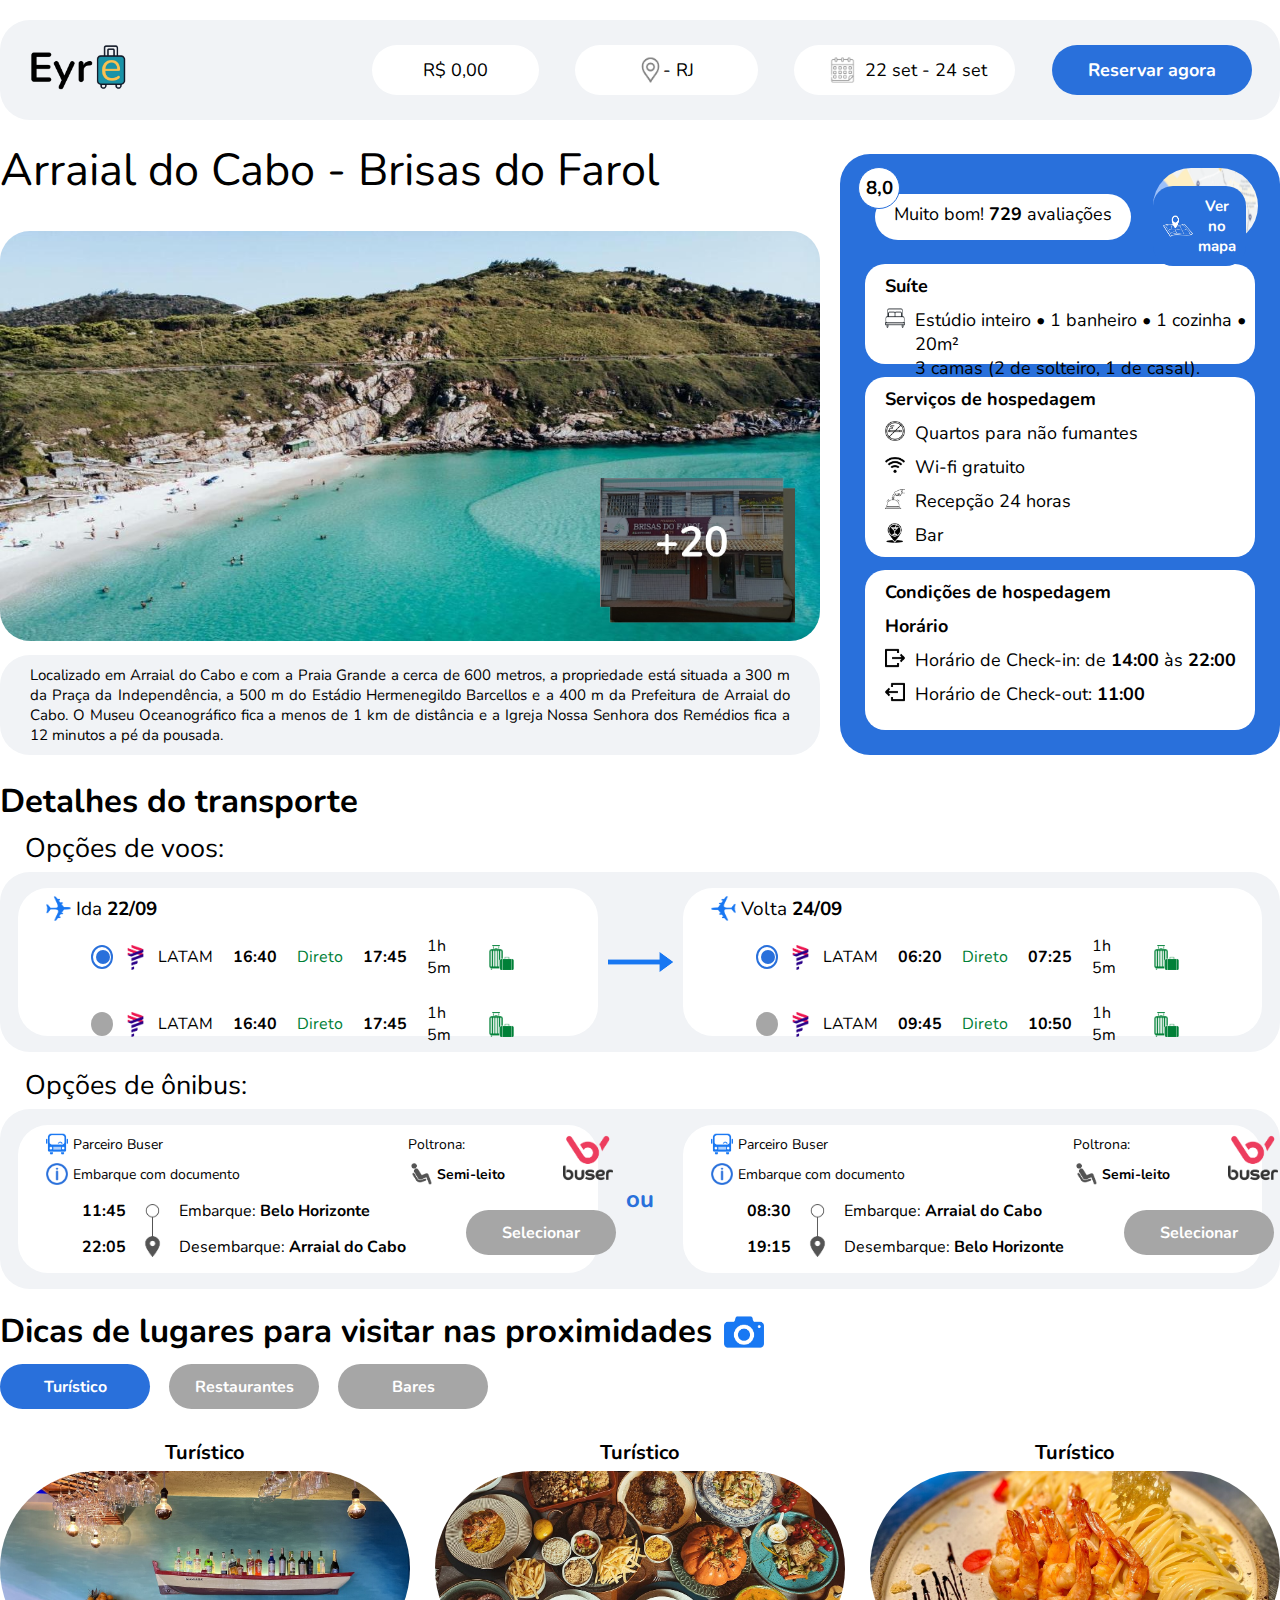
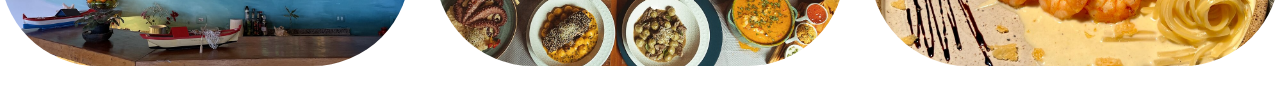
<file: pacote/index.html>
<!DOCTYPE html>
<html lang="pt-br">

<head>
    <meta charset="UTF-8">
    <meta http-equiv="X-UA-Compatible" content="IE=edge">
    <meta name="viewport" content="width=device-width, initial-scale=1.0">
    <link rel="icon" type="image/png" href="./imagens/icon.png">
    <link rel="preconnect" href="https://fonts.googleapis.com">
    <link rel="preconnect" href="https://fonts.gstatic.com" crossorigin>
    <link href="https://fonts.googleapis.com/css2?family=Nunito:wght@200;300;500&display=swap" rel="stylesheet">
    <script type="text/javascript" src="./script.js"></script>
    <link rel="stylesheet" type="text/css" href="style.css">
    <title>Eyre - Viagens acessíveis</title>
</head>

<body>
    <div class="topo">
        <div class="cabecalho">
            <a href="../index.html">
                <img src="./imagens/logoEyre2.png" class="logo">
            </a>
            <div class="botoesCabecalho">
                <button class="botaoBrancoValor" id="orcamento">R$ 0,00</button>
                <button class="botaoBrancoLocalizacao" id="Destino">- RJ</button>
                <button class="botaoBrancoData" id="IdaVolta">22 set - 24 set</button>
                <a href="../pagamento/index.html"><button class="botaoAzul">Reservar agora</button></a>
            </div>
        </div>
        <div class="blocos">
            <div class="esquerda">
                <p class="titulo" id="titulo">Arraial do Cabo - Brisas do Farol</p>
                <img src="./imagens/BrisasDoFarol.jpg" id="imagemPrincipal" class="imagem1">
                <div class="fundoDescricao">
                    <p class="descricao" id="descricao">Localizado em Arraial do Cabo e com a Praia Grande a cerca de
                        600 metros, a
                        propriedade está
                        situada
                        a 300 m da Praça da Independência, a 500 m do Estádio Hermenegildo Barcellos e a 400 m da
                        Prefeitura
                        de Arraial do Cabo. O Museu Oceanográfico fica a menos de 1 km de distância e a Igreja Nossa
                        Senhora
                        dos Remédios fica a 12 minutos a pé da pousada.</p>
                </div>
                <div class="fotosBrisas">
                    <img src="./imagens/fotosbrisas.png" class="imgBrisas" onclick="abrirModal()">
                </div>
                <div id="meuModal" class="modal">
                    <span class="fechar" onclick="fecharModal()">&times;</span>
                    <a class="anterior" onclick="retrocederImagem()">&#10094;</a>
                    <a class="proximo" onclick="avancarImagem()">&#10095;</a>
                    <div class="galeria">
                        <img src="./imagens/BrisasDoFarol.jpg" class="modal-conteudo">
                        <img src="./imagens/pousadaBrisasDoFarol.jpg" class="modal-conteudo">
                    </div>
                </div>
            </div>
            <div class="direita">
                <div class="elementos1">
                    <div class="divAvaliacoes">
                        <p class="avaliacoes">Muito bom! <strong id="avaliacoes">729</strong> avaliações</p>
                        <div class="classificacao">
                            <h3 id="classificacao">8,0</h3>
                        </div>
                    </div>
                    <div class="mapa-container">
                        <img src="./imagens/mapa.png" class="mapa">
                        <button class="botao-ver-mapa" onclick="abrirModalMapa()">
                            <div class="alinharImgTextoVerMapa">
                                <img src="./imagens/iconmaps.png" class="iconMaps" alt="Ícone Mapa">
                                Ver no mapa
                            </div>
                        </button>
                    </div>
                    <div id="mapModal" class="modalMapa">
                        <div class="modal-content">
                            <span class="close" onclick="fecharModalMapa()">&times;</span>
                            <div class="modal-header-mapa">
                                <img src="./imagens/iconLocalizacao.png" class="iconLocalizacaoMapa">
                                <h5 class="modal-title">Pousada Brisas do Farol</h5>
                            </div>
                            <iframe
                                src="https://www.google.com/maps/embed?pb=!1m18!1m12!1m3!1d3673.4956137863505!2d-42.02949918503327!3d-22.968795684980286!2m3!1f0!2f0!3f0!3m2!1i1024!2i768!4f13.1!3m3!1m2!1s0x9719c84836b0df%3A0x99c9f4200ad4c12b!2sBrisas%20do%20Farol%20-%20Arraial%20do%20Cabo%20-%20Aluguel%20Econ%C3%B4mico!5e0!3m2!1spt-BR!2sbr!4v1690346062175!5m2!1spt-BR!2sbr"
                                width="600" height="450" style="border:0;" allowfullscreen="" loading="lazy"
                                referrerpolicy="no-referrer-when-downgrade"></iframe>
                        </div>
                    </div>
                </div>
                <div class="elementos2">
                    <div class="fundoBrancoSuite">
                        <p class="titulos" id="tipoQuarto">Suíte</p>
                        <div class="divDescricaoSuite">
                            <img src="./imagens/cama.png" class="icons" alt="cama">
                            <p class="textoSuite" id="descricaoQuarto">Estúdio inteiro • 1 banheiro • 1 cozinha • 20m²
                                <br> 3 camas (2 de
                                solteiro, 1 de casal).
                            </p>
                        </div>
                    </div>
                    <div class="fundoBrancoServicos">
                        <p class="titulos">Serviços de hospedagem</p>
                        <div class="divDescricaoServicos">
                            <img src="./imagens/cigarro.png" class="icons" alt="cigarro">
                            <p class="texto" id="servico1">Quartos para não fumantes</p>
                        </div>
                        <div class="divDescricao">
                            <img src="./imagens/wi-fi.png" class="icons" alt="wi-fi">
                            <p class="texto" id="servico2">Wi-fi gratuito</p>
                        </div>
                        <div class="divDescricao">
                            <img src="./imagens/recepcao.png" class="icons" alt="recepcao">
                            <p class="texto" id="servico3">Recepção 24 horas</p>
                        </div>
                        <div class="divDescricao">
                            <img src="./imagens/bar.png" class="icons" alt="bar">
                            <p class="texto" id="servico4">Bar</p>
                        </div>
                    </div>
                    <div class="fundoBrancoHospedagem">
                        <p class="titulos">Condições de hospedagem</p>
                        <p class="subtitulo">Horário</p>
                        <div class="divDescricao">
                            <img src="./imagens/saida.png" class="icons" alt="cigarro">
                            <p class="texto">Horário de Check-in: de <strong id="primeiraCondicao">14:00</strong> às
                                <strong>22:00</strong>
                            </p>
                        </div>
                        <div class="divDescricao">
                            <img src="./imagens/chegada.png" class="icons" alt="cigarro">
                            <p class="texto">Horário de Check-out: <strong id="segundaCondicao">11:00</strong></p>
                        </div>
                    </div>
                </div>
            </div>
        </div>
        <div class="divDetalhesTransporte">
            <p class="tituloDetalhesTransporte">Detalhes do transporte</p>
        </div>
        <div class="divOpcoesVoos">
            <p class="tituloOpcoesVoos">Opções de voos:</p>
        </div>
        <div class="fundoCinzaOpcoesVoos">
            <div class="blocoBrancoEsquerdo">
                <div class="alinharImgTexto">
                    <img src="./imagens/aviaoIndo.png" class="imgAviao">
                    <p class="textoIda">Ida <strong>22/09</strong></p>
                </div>
                <div class="alinharCheckTextImg">
                    <div class="check-box checked" id="primeiraOpcaoIdaVoo" onclick="toggleCheck(this)"
                        data-side="left">
                        <div class="check-mark"></div>
                    </div>
                    <img src="./imagens/latam.png" class="imgLatam" id="imgCompanhiaAerea1">
                    <p class="infoVoo" id="companhiaAerea1">LATAM</p>
                    <p class="infoVoo"><strong id="horarioIda1">16:40</strong></p>
                    <p class="infoVooDireto" id="tipoVoo1">Direto</p>
                    <p class="infoVoo"><strong id="horarioVolta1">17:45</strong></p>
                    <p class="infoVoo" id="duracaoVoo1">1h 5m</p>
                    <img src="./imagens/mala.png" class="imgMala">
                </div>
                <div class="alinharCheckTextImg">
                    <div class="check-box" id="segundaOpcaoIdaVoo" onclick="toggleCheck(this)" data-side="left">
                        <div class="check-mark"></div>
                    </div>
                    <img src="./imagens/latam.png" class="imgLatam" id="imgCompanhiaAerea2">
                    <p class="infoVoo" id="companhiaAerea2">LATAM</p>
                    <p class="infoVoo"><strong id="horarioIda2">16:40</strong></p>
                    <p class="infoVooDireto" id="tipoVoo2">Direto</p>
                    <p class="infoVoo"><strong id="horarioVolta2">17:45</strong></p>
                    <p class="infoVoo" id="duracaoVoo2">1h 5m</p>
                    <img src="./imagens/mala.png" class="imgMala">
                </div>
            </div>
            <img src="./imagens/seta.png" class="imgSeta">
            <div class="blocoBrancoDireito">
                <div class="alinharImgTexto">
                    <img src="./imagens/aviaoVoltando.png" class="imgAviao">
                    <p class="textoIda">Volta <strong>24/09</strong></p>
                </div>
                <div class="alinharCheckTextImg">
                    <div class="check-box checked" id="primeiraOpcaoVoltaVoo" onclick="toggleCheck(this)"
                        data-side="right">
                        <div class="check-mark"></div>
                    </div>
                    <img src="./imagens/latam.png" class="imgLatam" id="imgCompanhiaAerea3">
                    <p class="infoVoo" id="companhiaAerea3">LATAM</p>
                    <p class="infoVoo"><strong id="horarioIda3">06:20</strong></p>
                    <p class="infoVooDireto" id="tipoVoo3">Direto</p>
                    <p class="infoVoo"><strong id="horarioVolta3">07:25</strong></p>
                    <p class="infoVoo" id="duracaoVoo3">1h 5m</p>
                    <img src="./imagens/mala.png" class="imgMala">
                </div>
                <div class="alinharCheckTextImg">
                    <div class="check-box" id="segundaOpcaoVoltaVoo" onclick="toggleCheck(this)" data-side="right">
                        <div class="check-mark"></div>
                    </div>
                    <img src="./imagens/latam.png" class="imgLatam" id="imgCompanhiaAerea4">
                    <p class="infoVoo" id="companhiaAerea4">LATAM</p>
                    <p class="infoVoo"><strong id="horarioIda4">09:45</strong></p>
                    <p class="infoVooDireto" id="tipoVoo4">Direto</p>
                    <p class="infoVoo"><strong id="horarioVolta4">10:50</strong></p>
                    <p class="infoVoo" id="duracaoVoo4">1h 5m</p>
                    <img src="./imagens/mala.png" class="imgMala">
                </div>
            </div>
        </div>
        <div class="divOpcoesOnibus">
            <p class="tituloOpcoesOnibus">Opções de ônibus:</p>
        </div>
        <div class="fundoCinzaOpcoesVoos">
            <div class="blocoBrancoEsquerdo">
                <div class="alinharDuasDivImgTextoOnibus">
                    <img src="./imagens/buser.png" class="imgBuser">
                    <div class="alinharImgTextoOnibus">
                        <img src="./imagens/onibus.png" class="imgOnibus">
                        <p class="textoBuser">Parceiro Buser</p>
                        <p class="textoPoltrona">Poltrona:</p>
                    </div>
                    <div class="alinharImgTextoOnibus">
                        <img src="./imagens/informacao.png" class="imgOnibus">
                        <p class="textoBuser">Embarque com documento</p>
                        <img src="./imagens/poltrona.png" class="imgPoltrona" id="primeirotipoPoltronaIcone">
                        <p class="textoLeito"><strong id="primeirotipoPoltrona">Semi-leito</strong></p>
                    </div>
                </div>
                <div class="divEmbarqueDesembarque">
                    <ul class="horaEmbarqueDesembarque">
                        <li><strong id="primeiroHorarioEmbarque">11:45</strong></li>
                        <li><strong id="primeiroHorarioDesembarque">22:05</strong></li>
                    </ul>
                    <img src="./imagens/destino.png" class="imgDestino">
                    <ul class="embarqueDestino">
                        <li>Embarque: <strong id="primeiroLocalEmbarque">Belo Horizonte</strong></li>
                        <li>Desembarque: <strong id="primeiroLocalDesembarque">Arraial do Cabo</strong></li>
                    </ul>
                    <div class="divBotaoSelecionar">
                        <button class="botaoSelecionar" id="PrimeiraOpcaoOnibusSelecionado"
                            onclick="toggleSelection(this)">Selecionar</button>
                    </div>
                </div>
            </div>
            <div class="divTextoOu">
                <p class="textoOu">ou</p>
            </div>
            <div class="blocoBrancoDireito">
                <div class="alinharDuasDivImgTextoOnibus">
                    <img src="./imagens/buser.png" class="imgBuser">
                    <div class="alinharImgTextoOnibus">
                        <img src="./imagens/onibus.png" class="imgOnibus">
                        <p class="textoBuser">Parceiro Buser</p>
                        <p class="textoPoltrona">Poltrona:</p>
                    </div>
                    <div class="alinharImgTextoOnibus">
                        <img src="./imagens/informacao.png" class="imgOnibus">
                        <p class="textoBuser">Embarque com documento</p>
                        <img src="./imagens/poltrona.png" class="imgPoltrona" id="segundotipoPoltronaIcone">
                        <p class="textoLeito"><strong id="segundotipoPoltrona">Semi-leito</strong></p>
                    </div>
                </div>
                <div class="divEmbarqueDesembarque">
                    <ul class="horaEmbarqueDesembarque">
                        <li><strong id="segundoHorarioEmbarque">08:30</strong></li>
                        <li><strong id="segundoHorarioDesembarque">19:15</strong></li>
                    </ul>
                    <img src="./imagens/destino.png" class="imgDestino">
                    <ul class="embarqueDestino">
                        <li>Embarque: <strong id="segundoLocalEmbarque">Arraial do Cabo</strong></li>
                        <li>Desembarque: <strong id="segundoLocalDesembarque">Belo Horizonte</strong></li>
                    </ul>
                    <div class="divBotaoSelecionar">
                        <button class="botaoSelecionar" id="SegundaOpcaoOnibusSelecionado"
                            onclick="toggleSelection(this)">Selecionar</button>
                    </div>
                </div>
            </div>
        </div>
        <div class="divDicasLugares">
            <p class="tituloDicasLugares">Dicas de lugares para visitar nas proximidades</p>
            <img src="./imagens/camera.png" class="imgCamera">
        </div>
        <div class="alinharBotaoCategoriaLugares">
            <div class="divCategoriaLugares">
                <button class="botaoCategoriaLugares" onclick="toggleSelectionCategoria('turistico')"
                    id="turistico">Turístico</button>
            </div>
            <div class="divCategoriaLugares">
                <button class="botaoCategoriaLugares" onclick="toggleSelectionCategoria('restaurantes')"
                    id="restaurantes">Restaurantes</button>
            </div>
            <div class="divCategoriaLugares">
                <button class="botaoCategoriaLugares" onclick="toggleSelectionCategoria('bares')"
                    id="bares">Bares</button>
            </div>
        </div>
        <div>
            <div id="turisticoContent" class="categoriaContent">
                <div class="restauranteContainer">
                    <p class="tituloMangaraRestaurante" id="tituloTuristico1">Turístico</p>
                    <img src="./imagens/mangaraRestaurante.jpg" class="imgMangaraRestaurante" id="imagemTuristico1">
                </div>
                <div class="restauranteContainer">
                    <p class="tituloMangaraRestaurante" id="tituloTuristico2">Turístico</p>
                    <img src="./imagens/casaDaPiedra.jpg" class="imgMangaraRestaurante" id="imagemTuristico2">
                </div>
                <div class="restauranteContainer">
                    <p class="tituloMangaraRestaurante" id="tituloTuristico3">Turístico</p>
                    <img src="./imagens/solNaCozinha.jpg" class="imgMangaraRestaurante" id="imagemTuristico3">
                </div>
            </div>
        </div>
        <div id="restaurantesContent" class="categoriaContent">
            <div class="restauranteContainer">
                <p class="tituloMangaraRestaurante" id="tituloRestaurante1">Mangará Restaurante</p>
                <img src="./imagens/mangaraRestaurante.jpg" class="imgMangaraRestaurante" id="imagemRestaurante1">
            </div>
            <div class="restauranteContainer">
                <p class="tituloMangaraRestaurante" id="tituloRestaurante2">Casa da Piedra</p>
                <img src="./imagens/casaDaPiedra.jpg" class="imgMangaraRestaurante" id="imagemRestaurante2">
            </div>
            <div class="restauranteContainer">
                <p class="tituloMangaraRestaurante" id="tituloRestaurante3">Sol na Cozinha</p>
                <img src="./imagens/solNaCozinha.jpg" class="imgMangaraRestaurante" id="imagemRestaurante3">
            </div>
        </div>
        <div id="baresContent" class="categoriaContent">
            <div class="restauranteContainer">
                <p class="tituloMangaraRestaurante" id="tituloBar1">Bares</p>
                <img src="./imagens/mangaraRestaurante.jpg" class="imgMangaraRestaurante" id="imagemBar1">
            </div>
            <div class="restauranteContainer">
                <p class="tituloMangaraRestaurante" id="tituloBar2">Bares</p>
                <img src="./imagens/casaDaPiedra.jpg" class="imgMangaraRestaurante" id="imagemBar2">
            </div>
            <div class="restauranteContainer">
                <p class="tituloMangaraRestaurante" id="tituloBar3">Bares</p>
                <img src="./imagens/solNaCozinha.jpg" class="imgMangaraRestaurante" id="imagemBar3">
            </div>
        </div>
        <div class="espaçamentoFimPagina">
        </div>
    </div>
    </div>
    </div>
    <script>
        let botaoSelecionarAtivo = false;

        function toggleSelectionCategoria(categoria) {
            console.log("Toggle function called with category:", categoria);

            if (!botaoSelecionarAtivo) {
                botaoSelecionarAtivo = true;

                const buttons = document.getElementsByClassName("botaoCategoriaLugares");
                for (const btn of buttons) {
                    btn.classList.remove("botaoAtivo");
                }

                const turisticoContent = document.getElementById("turisticoContent");
                turisticoContent.style.display = "flex";
            }

            const contents = document.getElementsByClassName("categoriaContent");
            for (const content of contents) {
                content.style.display = "none";
            }

            const contentToShow = document.getElementById(categoria + "Content");
            if (contentToShow) {
                contentToShow.style.display = "flex";
            }

            const buttons = document.getElementsByClassName("botaoCategoriaLugares");
            for (const btn of buttons) {
                btn.classList.remove("botaoAtivo");
            }
            const button = document.getElementById(categoria);
            button.classList.add("botaoAtivo");
        }

        document.addEventListener("DOMContentLoaded", function () {
            const turisticoButton = document.getElementById("turistico");
            turisticoButton.classList.add("botaoAtivo");
            toggleSelectionCategoria("turistico");
        });
    </script>
    <!-- fetch('http://localhost:8080/api/hospedagem/1/23-05-2023/true' -->
    <script>
        fetch('https://jsonplaceholder.typicode.com/posts', {
            method: 'GET',
            headers: {
                'Content-Type': 'application/json'
            }
        })
            .then(function (response) {
                if (response.ok) {
                    // A requisição deu certo
                    return response.json();
                } else {
                    // A requisição falhou
                    throw new Error('Erro na requisição: ' + response.status);
                }
            })
            .then(function (data) {

                // Resposta do servidor

                console.log('Resposta do servidor:', data);

                setTimeout(function () {

                    var data = {
                        "hospedagem": {
                            "id": 1,
                            "titulo": "nana professor",
                            "descricao": "",
                            "tipoQuarto": "SUITE",
                            "descricaoQuarto": "",
                            "voos": [
                                {
                                    "nome": "LATAM",
                                    "listDias": {
                                        "POSTERIOR": [
                                            {
                                                "listHorarios": [
                                                    {
                                                        "id": 7,
                                                        "horarioSaida": "14:00:00",
                                                        "horarioChegada": "15:50:00"
                                                    },
                                                    {
                                                        "id": 8,
                                                        "horarioSaida": "07:00:00",
                                                        "horarioChegada": "08:40:00"
                                                    },
                                                    {
                                                        "id": 9,
                                                        "horarioSaida": "07:40:00",
                                                        "horarioChegada": "09:40:00"
                                                    },
                                                    {
                                                        "id": 10,
                                                        "horarioSaida": "10:00:00",
                                                        "horarioChegada": "12:10:00"
                                                    }
                                                ],
                                                "tipoRota": "IDA"
                                            }
                                        ],
                                        "ANTERIOR": [],
                                        "EXATA": [
                                            {
                                                "listHorarios": [
                                                    {
                                                        "id": 1,
                                                        "horarioSaida": "07:00:00",
                                                        "horarioChegada": "08:40:00"
                                                    },
                                                    {
                                                        "id": 2,
                                                        "horarioSaida": "07:40:00",
                                                        "horarioChegada": "09:42:00"
                                                    },
                                                    {
                                                        "id": 3,
                                                        "horarioSaida": "10:00:00",
                                                        "horarioChegada": "12:10:00"
                                                    }
                                                ],
                                                "tipoRota": "IDA"
                                            },
                                            {
                                                "listHorarios": [
                                                    {
                                                        "id": 4,
                                                        "horarioSaida": "07:00:00",
                                                        "horarioChegada": "08:42:00"
                                                    },
                                                    {
                                                        "id": 5,
                                                        "horarioSaida": "07:40:00",
                                                        "horarioChegada": "09:43:00"
                                                    },
                                                    {
                                                        "id": 6,
                                                        "horarioSaida": "10:00:00",
                                                        "horarioChegada": "12:10:00"
                                                    }
                                                ],
                                                "tipoRota": "VOLTA"
                                            }
                                        ]
                                    },
                                    "escala": true,
                                    "imagemCompanhiaAerea": {
                                        "id": 1,
                                        "nome": "foto-1",
                                        "tipoMidia": "FOTO_PRINCIPAL",
                                        "dados": "caminho_da_imagem_em_base64"
                                    }
                                }
                            ],
                            "checkIn": "13:00:00",
                            "checkOut": "20:00:00",
                        }
                    }

                    // var data = {
                    //     titulo: "Arraial do Cabo - Brisas do Farol",
                    //     descricao:
                    //         "Localizado em Arraial do Cabo e com a Praia Grande a cerca de 600 metros, a propriedade está situada a 300 m da Praça da Independência, a 500 m do Estádio Hermenegildo Brcellos e a 400 m da Prefeitura de Arraial do Cabo. O Museu Oceanográfico fica a menos de 1 km de distância e a Igreja Nossa Senhora dos Remédios fica a 12 minutos a pé da pousada.",
                    //     imagens: [
                    //         "./imagens/BrisasDoFarol.jpg",
                    //         "./imagens/pousadaBrisasDoFarol.jpg",
                    //     ],
                    //     avaliacoes: "729",
                    //     classificacao: "8,0",
                    //     tipoQuarto: "Suíte",
                    //     descricaoQuarto: "Estúdio inteiro • 1 banheiro • 1 cozinha • 20m²ㅤ3 camas (2 de solteiro, 1 de casal)",
                    //     endereco: {},
                    //     listExtras: [
                    //         {
                    //             id: 1,
                    //             nome: "Quartos para não fumantes"
                    //         },
                    //         {
                    //             id: 2,
                    //             nome: "Wi-fi gratuito",
                    //         },
                    //         {
                    //             id: 3,
                    //             nome: "Recepção 24 horas"
                    //         },
                    //         {
                    //             id: 4,
                    //             nome: "Bar"
                    //         },
                    //     ],
                    //     checkIn: "12:00",
                    //     checkOut: "11:00",
                    //     voos: [
                    //         {
                    //             type: 0,
                    //             nome: "LATAM",
                    //             listTransporteDias: {
                    //                 0: [{
                    //                     tipoRota: "IDA",
                    //                     horarioEmbarque: "16:45",
                    //                     horarioDesembarque: "17:45",

                    //                 },
                    //                 {
                    //                     tipoRota: "IDA",
                    //                     horarioEmbarque: "16:45",
                    //                     horarioDesembarque: "17:45",

                    //                 }],
                    //             },
                    //             // localSaida: "São Paulo",
                    //             // localChegada: "Arraial do Cabo",
                    //             tipoVoo: "Direto",
                    //             duracaoVoo: "1h 5m",
                    //             imgCompanhiaAerea: "./imagens/latam.png"
                    //         },
                    //         {
                    //             type: 0,
                    //             nome: "ㅤGOL",
                    //             listTransporteDias: {
                    //                 0: [{
                    //                     tipoRota: "IDA",
                    //                     horarioEmbarque: "10:50",
                    //                     horarioDesembarque: "11:55",

                    //                 },
                    //                 {
                    //                     tipoRota: "IDA",
                    //                     horarioEmbarque: "12:00",
                    //                     horarioDesembarque: "13:05",

                    //                 }],
                    //             },
                    //             // localSaida: "São Paulo",
                    //             // localChegada: "Arraial do Cabo",
                    //             tipoVoo: "Direto",
                    //             duracaoVoo: "1h 5m",
                    //             imgCompanhiaAerea: "./imagens/gol.png"
                    //         },
                    //         {
                    //             type: 0,
                    //             nome: "LATAM",
                    //             listTransporteDias: {
                    //                 0: [{
                    //                     tipoRota: "VOLTA",
                    //                     horarioEmbarque: "16:45",
                    //                     horarioDesembarque: "17:50",

                    //                 },
                    //                 {
                    //                     tipoRota: "VOLTA",
                    //                     horarioEmbarque: "15:45",
                    //                     horarioDesembarque: "16:55",

                    //                 }],
                    //             },
                    //             // localSaida: "São Paulo",
                    //             // localChegada: "Arraial do Cabo",
                    //             tipoVoo: "Direto",
                    //             duracaoVoo: "1h 5m",
                    //             imgCompanhiaAerea: "./imagens/latam.png"
                    //         },
                    //         {
                    //             type: 0,
                    //             nome: "LATAM",
                    //             listTransporteDias: {
                    //                 0: [{
                    //                     tipoRota: "VOLTA",
                    //                     horarioEmbarque: "10:55",
                    //                     horarioDesembarque: "11:55",

                    //                 },
                    //                 {
                    //                     tipoRota: "VOLTA",
                    //                     horarioEmbarque: "12:00",
                    //                     horarioDesembarque: "13:05",

                    //                 }],
                    //             },
                    //             // localSaida: "São Paulo",
                    //             // localChegada: "Arraial do Cabo",
                    //             tipoVoo: "Direto",
                    //             duracaoVoo: "1h 5m",
                    //             imgCompanhiaAerea: "./imagens/latam.png"
                    //         },
                    //     ],

                    //     onibus: [
                    //         {
                    //             type: 1,
                    //             listTransporteDias: {
                    //                 0: [{
                    //                     tipoRota: "IDA",
                    //                     horarioEmbarque: "10:15",
                    //                     horarioDesembarque: "20:45",
                    //                 }]
                    //             },
                    //             localSaida: "Belo Horizonte",
                    //             localChegada: "Arraial do Cabo",
                    //             tipoPoltrona: "Semi-Leito",
                    //             imagemPoltrona: "./imagens/poltrona.png",
                    //         },
                    //         {
                    //             type: 1,
                    //             listTransporteDias: {
                    //                 0: [{
                    //                     tipoRota: "VOLTA",
                    //                     horarioEmbarque: "20:45",
                    //                     horarioDesembarque: "10:15",
                    //                 }]
                    //             },
                    //             localSaida: "Arraial do Cabo",
                    //             localChegada: "Belo Horizonte",
                    //             tipoPoltrona: "Leito",
                    //             imagemPoltrona: "./imagens/poltrona2.png",
                    //         },
                    //     ],
                    //     listProximidades: {
                    //         Turistico: [
                    //             {
                    //                 id: 2,
                    //                 nome: "Mangará Restaurante",
                    //                 imagem: {
                    //                     id: 1,
                    //                     nome: "Mangará Restaurante",
                    //                     dados: "./imagens/mangaraRestaurante.jpg"
                    //                 }
                    //             },
                    //             {
                    //                 id: 2,
                    //                 nome: "Casa da Piedra",
                    //                 imagem: {
                    //                     id: 2,
                    //                     nome: "Casa da Piedra",
                    //                     dados: "./imagens/casaDaPiedra.jpg"
                    //                 }
                    //             },
                    //             {
                    //                 id: 2,
                    //                 nome: "Sol na Cozinha",
                    //                 imagem: {
                    //                     id: 2,
                    //                     nome: "Sol na Cozinha",
                    //                     dados: "./imagens/solNaCozinha.jpg"
                    //                 }
                    //             },
                    //             // .....
                    //         ],
                    //         Restaurante: [
                    //             {
                    //                 id: 2,
                    //                 nome: "Manga Restaurante",
                    //                 imagem: {
                    //                     id: 1,
                    //                     nome: "Mangará Restaurante",
                    //                     dados: "./imagens/mangaraRestaurante.jpg"
                    //                 }
                    //             },
                    //             {
                    //                 id: 2,
                    //                 nome: "Casa da PEDRA",
                    //                 imagem: {
                    //                     id: 2,
                    //                     nome: "Mangará Restaurante",
                    //                     dados: "./imagens/casaDaPiedra.jpg"
                    //                 }
                    //             },
                    //             {
                    //                 id: 2,
                    //                 nome: "Sol na Cozinha",
                    //                 imagem: {
                    //                     id: 2,
                    //                     nome: "Sol na Cozinha",
                    //                     dados: "./imagens/solNaCozinha.jpg"
                    //                 }
                    //             },
                    //             // .....
                    //         ],
                    //         Bar: [
                    //             {
                    //                 id: 2,
                    //                 nome: "Mangará Restaurante",
                    //                 imagem: {
                    //                     id: 1,
                    //                     nome: "Mangará Restaurante",
                    //                     dados: "./imagens/mangaraRestaurante.jpg"
                    //                 }
                    //             },
                    //             {
                    //                 id: 2,
                    //                 nome: "Casa da Piedra",
                    //                 imagem: {
                    //                     id: 2,
                    //                     nome: "Casa da Piedra",
                    //                     dados: "./imagens/casaDaPiedra.jpg"
                    //                 }
                    //             },
                    //             {
                    //                 id: 2,
                    //                 nome: "Sol na Cozinha",
                    //                 imagem: {
                    //                     id: 2,
                    //                     nome: "Sol na Cozinha",
                    //                     dados: "./imagens/solNaCozinha.jpg"
                    //                 }
                    //             },
                    //             // .....
                    //         ],
                    //         Boate: [
                    //             {
                    //                 id: 2,
                    //                 nome: "Mangará Restaurante",
                    //                 imagem: {
                    //                     id: 1,
                    //                     nome: "Mangará Restaurante",
                    //                     dados: "./imagens/mangaraRestaurante.jpg"
                    //                 }
                    //             },
                    //             {
                    //                 id: 2,
                    //                 nome: "Casa da Piedra",
                    //                 imagem: {
                    //                     id: 2,
                    //                     nome: "Casa da Piedra",
                    //                     dados: "./imagens/casaDaPiedra.jpg"
                    //                 }
                    //             },
                    //             {
                    //                 id: 2,
                    //                 nome: "Sol na Cozinha",
                    //                 imagem: {
                    //                     id: 2,
                    //                     nome: "Sol na Cozinha",
                    //                     dados: "./imagens/solNaCozinha.jpg"
                    //                 }
                    //             },
                    //             // .....
                    //         ],
                    //     },
                    // };
                    hos = data.hospedagem;
                    document.getElementById("titulo").textContent = hos.titulo;
                    document.getElementById("descricao").textContent = hos.descricao;
                    document.getElementById("avaliacoes").textContent = data.avaliacoes;
                    document.getElementById("classificacao").textContent = data.classificacao;
                    document.getElementById("tipoQuarto").textContent = hos.tipoQuarto;
                    document.getElementById("descricaoQuarto").textContent = hos.descricaoQuarto;
                    // document.getElementById("imagemPrincipal").src = "data:image/png;base64," + hos.listImagens[0].dados;

                    console.log("blabla")

                    // for (let i = 0; i < hos.listExtras.length; i++) {
                    //     document.getElementById(`servico${i + 1}`).textContent = hos.listExtras[i].nome;
                    // }
                    console.log("blabla")

                    document.getElementById("primeiraCondicao").textContent = hos.checkIn;
                    document.getElementById("segundaCondicao").textContent = hos.checkOut;

                    function calcularDuracaoHorasMinutos(horarioSaida, horarioChegada) {
                        const tempoSaida = new Date(`2000-01-01T${horarioSaida}`);
                        const tempoChegada = new Date(`2000-01-01T${horarioChegada}`);
                        const diferenca = Math.abs(tempoChegada - tempoSaida);

                        const horas = Math.floor(diferenca / 3600000); // 1 hora = 3600000 ms
                        const minutos = Math.floor((diferenca % 3600000) / 60000); // 1 minuto = 60000 ms

                        return `${horas}h ${minutos}m`;
                    }

                    // Encontre os voos de ida e volta
                    const voosIda = hos.voos[0].listDias.EXATA.find(voos => voos.tipoRota === "IDA").listHorarios;
                    const voosVolta = hos.voos[0].listDias.EXATA.find(voos => voos.tipoRota === "VOLTA").listHorarios;

                    // Preencha informações dos voos de ida nos elementos HTML
                    for (let i = 0; i < voosIda.length && i < 2; i++) {
                        const indexIda = i + 1;

                        // Formatar o horário de saída e chegada para exibir apenas HH:mm
                        const horarioSaidaIda = voosIda[i].horarioSaida.substring(0, 5);
                        const horarioChegadaIda = voosIda[i].horarioChegada.substring(0, 5);

                        // Atualize informações de ida
                        document.getElementById(`companhiaAerea${indexIda}`).textContent = hos.voos[0].nome;
                        document.getElementById(`horarioIda${indexIda}`).textContent = voosIda[i].horarioSaida;
                        document.getElementById(`horarioVolta${indexIda}`).textContent = voosIda[i].horarioChegada;

                        // Calcular a duração do voo de ida e preencher
                        const duracaoVooElementIda = document.getElementById(`duracaoVoo${indexIda}`);
                        if (duracaoVooElementIda) {
                            const duracaoVooIda = calcularDuracaoHorasMinutos(voosIda[i].horarioSaida, voosIda[i].horarioChegada);
                            duracaoVooElementIda.textContent = duracaoVooIda;
                        }

                        // ... (resto do código)
                    }

                    // Após preencher os horários de ida, agora preencha os horários de volta
                    for (let i = 0; i < voosVolta.length && i < 2; i++) {
                        const indexVolta = i + 3;

                        // Formatar o horário de saída e chegada para exibir apenas HH:mm
                        const horarioSaidaVolta = voosVolta[i].horarioSaida.substring(0, 5);
                        const horarioChegadaVolta = voosVolta[i].horarioChegada.substring(0, 5);

                        // Atualize informações de volta
                        document.getElementById(`companhiaAerea${indexVolta}`).textContent = hos.voos[0].nome;
                        document.getElementById(`horarioIda${indexVolta}`).textContent = voosVolta[i].horarioSaida;
                        document.getElementById(`horarioVolta${indexVolta}`).textContent = voosVolta[i].horarioChegada;

                        const duracaoVooElementVolta = document.getElementById(`duracaoVoo${indexVolta}`);
                        if (duracaoVooElementVolta) {
                            const duracaoVooVolta = calcularDuracaoHorasMinutos(voosVolta[i].horarioSaida, voosVolta[i].horarioChegada);
                            duracaoVooElementVolta.textContent = duracaoVooVolta;
                        }

                        // ... (resto do código)
                    }



                    // for (let i = 0; i < hos.voos.length; i++) {
                    //     const voo = hos.voos[i];
                    //     const horarioEmbarque = voo.listDias["EXATA"].horarioEmbarque;
                    //     const horarioDesembarque = voo.listTransporteDias[0][0].horarioDesembarque;
                    //     const duracaoVoo = voo.duracaoVoo;

                    //     // Preencha as informações do voo utilizando os IDs corretos no HTML
                    //     document.getElementById(`companhiaAerea${i + 1}`).textContent = voo.nome;
                    //     document.getElementById(`horarioIda${i + 1}`).textContent = horarioEmbarque;
                    //     document.getElementById(`tipoVoo${i + 1}`).textContent = voo.tipoVoo;
                    //     document.getElementById(`horarioVolta${i + 1}`).textContent = horarioDesembarque;
                    //     document.getElementById(`duracaoVoo${i + 1}`).textContent = duracaoVoo;
                    //     document.getElementById(`imgCompanhiaAerea${i + 1}`).src = voo.imgCompanhiaAerea;
                    // }

                    // Preencher detalhes dos ônibus de ida
                    for (let i = 0; i < data.onibus.length; i++) {
                        const onibus = data.onibus[i];

                        if (onibus.listTransporteDias[0][0].tipoRota === "IDA") {
                            document.getElementById(`primeiroHorarioEmbarque`).textContent = onibus.listTransporteDias[0][0].horarioEmbarque;
                            document.getElementById(`primeiroHorarioDesembarque`).textContent = onibus.listTransporteDias[0][0].horarioDesembarque;
                            document.getElementById(`primeiroLocalEmbarque`).textContent = onibus.localSaida;
                            document.getElementById(`primeiroLocalDesembarque`).textContent = onibus.localChegada;
                            document.getElementById(`primeirotipoPoltrona`).textContent = onibus.tipoPoltrona;
                            document.getElementById(`primeirotipoPoltronaIcone`).src = onibus.imagemPoltrona;
                        }
                    }

                    // Preencher detalhes dos ônibus de volta
                    for (let i = 0; i < data.onibus.length; i++) {
                        const onibus = data.onibus[i];

                        if (onibus.listTransporteDias[0][0].tipoRota === "VOLTA") {
                            document.getElementById(`segundoHorarioEmbarque`).textContent = onibus.listTransporteDias[0][0].horarioEmbarque;
                            document.getElementById(`segundoHorarioDesembarque`).textContent = onibus.listTransporteDias[0][0].horarioDesembarque;
                            document.getElementById(`segundoLocalEmbarque`).textContent = onibus.localSaida;
                            document.getElementById(`segundoLocalDesembarque`).textContent = onibus.localChegada;
                            document.getElementById(`segundotipoPoltrona`).textContent = onibus.tipoPoltrona;
                            document.getElementById(`segundotipoPoltronaIcone`).src = onibus.imagemPoltrona;
                        }
                    }


                    const categorias = ["Turísticos", "Restaurantes", "Bares", "Boates"];
                    console.log(categorias);
                    categorias.forEach(function (categoria) {
                        console.log("categorias");
                        const categoriaData = data.listProximidades[categoria];
                        console.log(categoriaData);
                        const categoriaContent = document.getElementById(`${categoria.toLowerCase()}Content`);

                        if (categoriaContent) {
                            categoriaData.forEach(function (lugar, index) {
                                const lugarContainer = categoriaContent.querySelector(`#titulo${categoria}${index + 1}`);
                                const lugarImagem = categoriaContent.querySelector(`#imagem${categoria}${index + 1}`);

                                if (lugarContainer && lugarImagem) {
                                    lugarContainer.textContent = lugar.nome;
                                    lugarImagem.src = lugar.imagem.dados;
                                }
                            });
                        }
                    });


                });
            })
            .catch(function (error) {
                // Tratar erros ocorridos durante a requisição
                console.error('Erro:', error);
            });
    </script>
    <script src="./script.js"></script>
</body>

</html>
</file>
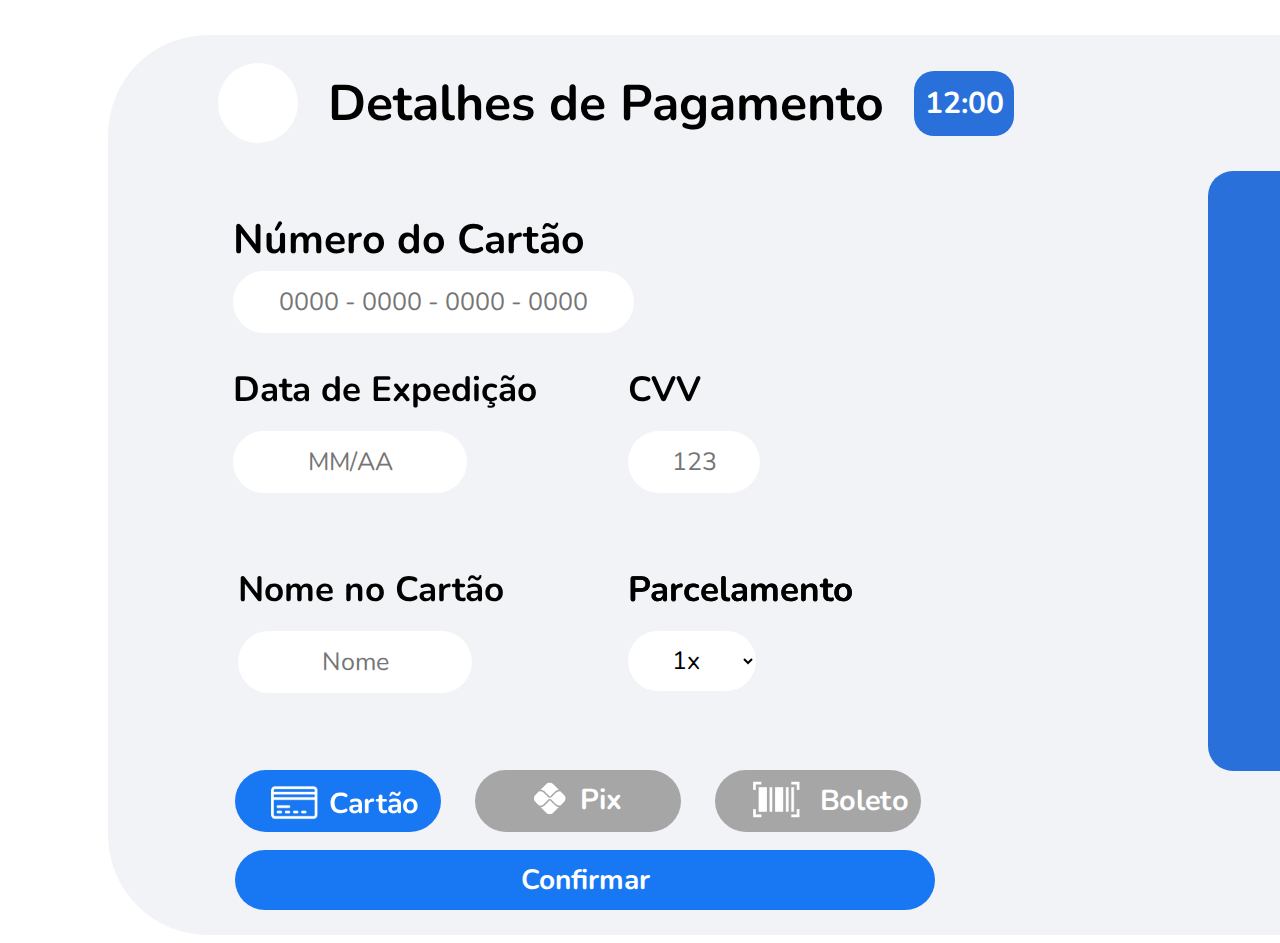
<file: pagamento/index.html>
<!DOCTYPE html>
<html lang="pt-br">

<head>

    <meta charset="UTF-8">
    <meta http-equiv="X-UA-Compatible" content="IE=edge">
    <meta name="viewport" content="width=device-width, initial-scale=1.0">
    <link rel="stylesheet" type="text/css" href="./styles/style.css">
    <link rel="icon" href="imagens/logoEyre.png" type="image/x-icon" />
    <link href="https://fonts.googleapis.com/css?family=Nunito" rel="stylesheet" />
    <link rel="stylesheet" href="https://cdnjs.cloudflare.com/ajax/libs/font-awesome/6.4.0/css/all.min.css"
        integrity="sha512-iecdLmaskl7CVkqkXNQ/ZH/XLlvWZOJyj7Yy7tcenmpD1ypASozpmT/E0iPtmFIB46ZmdtAc9eNBvH0H/ZpiBw=="
        crossorigin="anonymous" referrerpolicy="no-referrer" />
    <script src="./funcoes.js"></script>
    <title>Eyre - Pagamentos</title>

</head>

<body>
    <div id="fundoBrancoPrincipal" class="fundoBranco">
        <div id="corpoCodigo" class="body">

            <!-- ==========================CABEÇALHO============================ -->

            <div id="cabecaCodigo" class="cabecalho">
                <div id="estilizacaoCifrao" class="icon-background">
                    <i id="cifrao" class="fa-solid fa-dollar-sign fa-2x"></i>
                </div>
                <div id="fraseDetalhes" class="detalhes">
                    <h1>Detalhes de Pagamento</h1>
                </div>
                <div id="countdown" class="countdown-container">
                    <span id="countdownTempo">12:00</span>
                </div>
            </div>

            <!-- =========================== CARTÃO NUMERO ========================= -->
            <div id="creditCard-form" class="paymant-form">
                <div id="numeroCartaoDivUm">
                    <div id="cartaoNumeroDivDois" class="cartao">
                        <h3>Número do Cartão</h3>
                    </div>
                    <div id="numeroCartaoDivTres">
                        <div id="funcaoCartaoNumeroDivQuatro" class="numeroCartao">
                            <script>
                                function formatarCartao(event) {
                                    // Obtém o valor atual do campo de texto
                                    let numeroCartao = event.target.value;

                                    // Remove todos os caracteres não numéricos
                                    numeroCartao = numeroCartao.replace(/\D/g, '');

                                    // Limita o número a 16 dígitos
                                    numeroCartao = numeroCartao.slice(0, 16);

                                    // Adiciona traços a cada 4 dígitos
                                    let numeroFormatado = numeroCartao.replace(/(\d{4})(?=\d)/g, '$1-');

                                    // Atualiza o valor do campo de texto
                                    event.target.value = numeroFormatado;
                                }

                                function validarEntrada(event) {
                                    // Obtém o código ASCII do último caractere digitado
                                    let keyCode = event.keyCode || event.which;

                                    // Permite apenas números (códigos ASCII entre 48 e 57)
                                    if (keyCode < 48 || keyCode > 57) {
                                        event.preventDefault();
                                    }
                                }
                            </script>
                            <input type="text" id="cardNumberInputUm" placeholder="0000 - 0000 - 0000 - 0000"
                                class="inputNumero" oninput="formatarCartao(event)" onkeypress="validarEntrada(event)"
                                maxlength="19">
                        </div>
                    </div>
                </div>
                <!-- ============================= CARTAO DATA DE EXPEDIÇÃO ===================================  -->
                <div id="cartaoDataDivCinco">
                    <div id="dataCartaoDivSeis" class="data">
                        <h3>Data de Expedição</h3>
                    </div>

                    <div id="dataCartaoDivSete" class="dataValidade">
                        <script>
                            function formatarValidade(event) {
                                let validade = event.target.value;

                                // Remove todos os caracteres não numéricos
                                validade = validade.replace(/\D/g, '');

                                // Limita o texto a 4 dígitos
                                validade = validade.slice(0, 4);

                                // Adiciona uma barra ("/") após os dois primeiros dígitos
                                if (validade.length >= 2) {
                                    validade = validade.slice(0, 2) + '/' + validade.slice(2);
                                }

                                event.target.value = validade;
                            }

                            function validarValidade(event) {
                                let keyCode = event.keyCode || event.which;

                                // Impede a digitação de letras e caracteres especiais
                                if ((keyCode >= 65 && keyCode <= 90) || (keyCode >= 97 && keyCode <= 122) || (keyCode >= 33 && keyCode <= 47) || (keyCode >= 58 && keyCode <= 64) || (keyCode >= 91 && keyCode <= 96) || (keyCode >= 123 && keyCode <= 126)) {
                                    event.preventDefault();
                                }
                            }
                        </script>
                        <input type="text" id="validadeInputDois" placeholder="MM/AA" class="inputData"
                            oninput="formatarValidade(event)" onkeypress="validarValidade(event)">
                    </div>
                </div>
                <!-- /* ============================= CARTAO CVV ================================ */ -->
                <div id="cartaoCvvDivOito">
                    <div id="cvvCartaoDivNove" class="cvv">
                        <h3>CVV</h3>
                    </div>

                    <div class="codigoCvvDivDez">
                        <input type="text" id="cvvInputTres" placeholder="123" class="inputCVV" maxlength="3"
                            onkeypress="validarEntrada(event)">
                    </div>


                </div>
                <!-- /* ============================ CARTAO NOME ============================ */ -->
                <div id="cartaoTitularDivOnze">
                    <div id="cartaoTitularDivDoze" class="nome">
                        <h3>Nome no Cartão</h3>
                    </div>

                    <div id="cartaoTitularDivTreze" class="nomeCartao">
                        <input type="text" id="cardNameInputQuatro" placeholder="Nome" class="inputNome"
                            oninput="formatarNome(event)" onkeypress="validarDigitacao(event)">
                    </div>

                </div>

                <!-- ================================== PARCELAMENTO =========================== -->
                <div id="parcelarValoresDivQuatorze">
                    <div id="parcelarValoresDivQuinze" class="parcelamento">
                        <h3>Parcelamento</h3>
                    </div>

                    <div id="parcelarValoresDivDezesseis" class="parcelar">
                        <div id="parcelarValoresDivDezessete">
                            <div id="parcelarValoresDivDezoito" class="parcelamento">
                                <h3>Parcelamento</h3>
                            </div>

                            <div id="parcelarValoresDivDezenove" class="parcelar">
                                <select id="parcelas" name="parcelas" class="inputParcelar" onchange="atualizarTotal()">
                                    <option value="1">1x</option>
                                    <option value="2">2x</option>
                                    <option value="3">3x</option>
                                    <option value="4">4x</option>
                                    <option value="5">5x</option>
                                    <option value="6">6x</option>
                                    <option value="7">7x</option>
                                    <option value="8">8x</option>
                                    <option value="9">9x</option>
                                    <option value="10">10x</option>
                                    <option value="11">11x</option>
                                    <option value="12">12x</option>
                                </select>
                            </div>

                        </div>
                    </div>


                </div>
            </div>

            <!-- =================================CARTAO DEB/CRE======================================= -->

            <div id="selecionarPagamentoDivVinte" class="selecionar">

                <button onclick="showPaymentForm('creditCard')" id="pagamentoCartaoBotaoUm"
                    class="cartaoTipo selecionadoA selecionadoC">
                    <div id="pagamentoCartaoImgDivVinteUm">
                        <img src="./imagens/iconeCartao.png" class="imgCartao">
                    </div>
                    <div id="cartaoDivVinteDois" class="palavraCartao">
                        Cartão
                    </div>
                </button>

                <!-- =====================================PIX======================================= -->
                <div id="pagamentoPixDivVinteTres">
                    <button onclick="showPaymentForm('pix')" id="pagamentoPixBotaoDois" class="pagPix selecionadoC">
                        <div id="pagamentoPixImgDivVinteQuatro">
                            <img src="./imagens/iconePix.png" class="imgPix">
                        </div>
                        <div id="pixDivVinteCinco" class="palavraPix">
                            Pix
                        </div>
                    </button>
                </div>
                <div id="pix-form" class="payment-form">
                    <div id="fundoBrancoDoisDivVinteSeis" class="fundoBranco2">
                        <div id="escaneiePixDivVinteSete" class="escaneie">
                            <h4>Escaneie o QR Code Pix</h4>
                        </div>
                        <div id="pagamentoPixImgDivVinteOito">
                            <img src="./imagens/qrcode.jpg" class="qrcode">
                        </div>
                        <div id="copiarPixDivVinteNove" class="copie">
                            <h4>Ou copie e cole no seu aplicativo!</h4>
                        </div>

                        <button type="button" id="copiarPixBotaoTres" class="verPix" onclick="copiarCodigoPix()">
                            <div id="codigoPixDivTrinta" class="codPix">
                                <h3 id="codigoPix">4MX2V0PZR0X6Q2Q6XM6U2K1KKI4MFVPIBHQ</h3>
                            </div>
                        </button>

                    </div>
                </div>

                <!-- ==========================================BOLETO===================================== -->
                <div id="pagamentoBoletoDivTrintaUm">
                    <button onclick="showPaymentForm('boleto')" id="pagamentoBoletoBotaoQuatro"
                        class="pagBoleto selecionadoC">
                        <div id="pagamentoBoletoImgDivTrintaDois">
                            <img src="./imagens/iconeBoleto.png" class="imgBoleto">
                        </div>
                        <div id="boletoDivTrintaTres" class="palavraBoleto">
                            Boleto
                        </div>
                    </button>
                </div>
                <div id="boleto-form" class="payment-form">
                    <div id="fundoBrancoTresDivTrintaQuatro" class="fundoBranco3">
                        <div id="useDivTrintaCinco" class="use">
                            <h4>Use este código de barras e pague o boleto pelo celular:</h4>
                            <img src="./imagens/codBarras.jpg" class="imgCodBarras">
                        </div>
                        <div class="codBoleto">
                            <h4 id="codigoBarras">2189494618949846515648916654896463166888</h4>
                        </div>
                        <div class="vencimento">
                            <h3>Vencimento: 03/10/2023</h3>
                        </div>
                        <div>
                            <button type="button" class="ver" onclick="copiarCodigoBarras()">
                                <div class="verBoleto">
                                    <h3>Ver boleto</h3>
                                </div>
                            </button>
                        </div>
                    </div>
                </div>
            </div>

            <!-- ===================================== TROCA DE COR ====================================== -->
            
            <script>
                const botoes = document.querySelectorAll('.selecionadoC')

                botoes.forEach(selecionadoC => {
                    selecionadoC.addEventListener('click', () => {
                        const botaoSelecionado = document.querySelector('.selecionadoA');
                        botaoSelecionado.classList.remove('selecionadoA')

                        selecionadoC.classList.add('selecionadoA');
                    })
                })
            </script>

            <!-- /* ===============================CONFIRMAR==================================== */ -->

            <div>
                <a href="/webPerfil/index.html"><button class="botao">
                    Confirmar
                </button></a>
            </div>

            <!-- ==========================VALOR A PAGAR========================== -->

            <div class="fundoAzul2">
                <div class="pagando">
                    <h3>Você está pagando</h3>
                </div>
                <div class="fundoBrancoValor">
                </div>
                <div class="valor">
                    <h1>R$1.500,00</h1>
                </div>
                <div class="hospedagem">
                    <h3>Hospedagem</h3>
                    <img class="check1" src="./imagens/check.png">
                </div>
                <div class="transporte">
                    <h3>Transporte</h3>
                    <img class="check2" src="./imagens/check.png">
                </div>
                <div class="reembolso">
                    <h3>Reembolso garantido</h3>
                    <img class="check3" src="./imagens/check.png">
                </div>
            </div>

            <!-- ============================ACABOU============================== -->

        </div>
    </div>
</body>

</html>
</file>
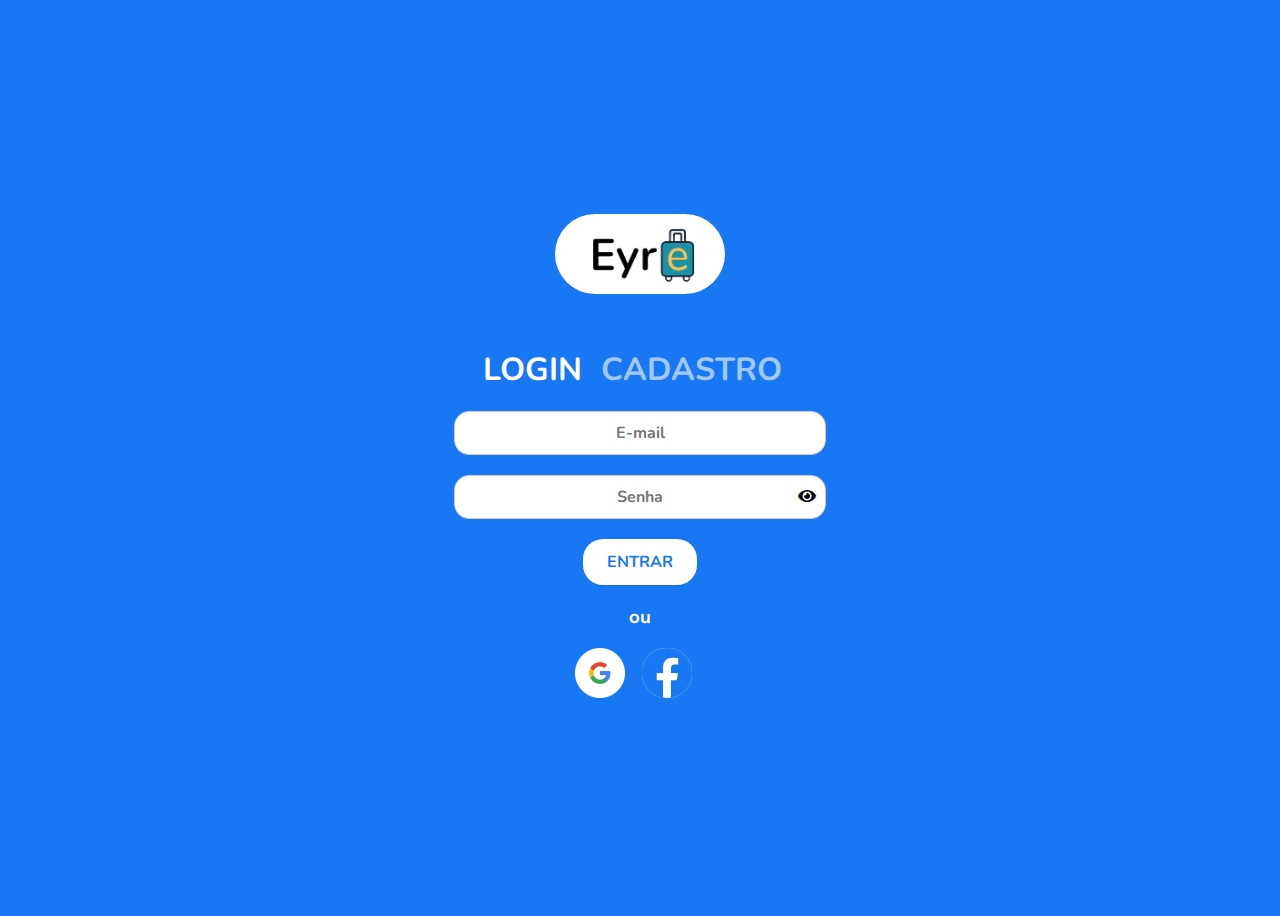
<file: loginCadastro/login.html>
<!DOCTYPE html>
<html lang="pt-br">

<head>
  <meta charset="UTF-8">
  <meta http-equiv="X-UA-Compatible" content="IE=edge">
  <meta name="viewport" content="width=device-width, initial-scale=1.0">
  <link rel="icon" href="imagens/logoEyre.png" type="image/x-icon" />
  <link href="https://fonts.googleapis.com/css?family=Nunito" rel="stylesheet">
  <link rel="stylesheet" type="text/css" href="CSS/styleLogin.css">
  <link rel="stylesheet" href="https://cdnjs.cloudflare.com/ajax/libs/font-awesome/5.15.3/css/all.min.css">
  <title>Eyre - Login</title>
</head>

<body>
  <div class="centro">
    <div>
      <img src="imagens/logo.png" class="logo" />
    </div>

    <div class="container">
      <h1 class="word">LOGIN</h1>
      <a href="cadastro.html">
        <h1 class="word" style="opacity: 0.6;">CADASTRO</h1>
      </a>
    </div>

    <form id="login_form" onsubmit="event.preventDefault()">
      <div class="form-group">
        <input type="email" id="email" name="email" placeholder="E-mail" required>
      </div>
      <div class="password-container">
        <input type="password" id="password" placeholder="Senha" maxlength="12" required>
        <span class="toggle-password" onclick="togglePasswordVisibility('password', 'eye-icon')">
          <i id="eye-icon" class="fa fa-eye"></i>
        </span>
      </div>
      <div class="centralizarBotao">
        <button class="botao" onclick="login()">ENTRAR</button>
      </div>
    </form>

    <div>
      <h3>ou</h3>
    </div>

    <div>
      <a href="https://accounts.google.com/AccountChooser/identifier?service=mail&continue=https%3A%2F%2Fmail.google.com%2Fmail%2F&flowName=GlifWebSignIn&flowEntry=AccountChooser"
        target="_blank">
        <img src="imagens/logoGoogle.png" class="icones" />
      </a>
      <a href="https://www.facebook.com/?stype=lo&jlou=Afc-sY-xisnJGLd8jaEt5LkeXz04YLCpvQmPgAE7u7Z-8sjAuN1sXGrJc_9F3SzqHFxuubrZWtfIXkqGwdhHsKeQxwy4mBV_hMcFxrMh-HGn7Q&smuh=51812&lh=Ac_P9YPF3TA1va-dUKg"
        target="_blank">
        <img src="imagens/logoFacebook.png" class="icones" />
      </a>
    </div>
  </div>
  <script>
    function login() {
      var dados = {
        email: document.getElementById("email").value,
        senha: document.getElementById("password").value
      };

      // REQUISIÇÃO
      // http://localhost:8080/auth/
      fetch("https://jsonplaceholder.typicode.com/posts", {
        method: "POST",
        mode: "cors",
        headers: {
          "Content-Type": "application/json", // Certifique-se de que isso está correto
          "nome": "valor",
        },
        body: JSON.stringify(dados)
      })
        .then(response => {
          if (response.ok) {
            return response.json();
          } else {
            throw new Error("Erro na requisição: " + response.status);
          }
        })
        .then(data => {
          console.log(data);

          // Armazenar o token JWT retornado pela API
          var token = data.token;

          // Armazenar o token no localStorage ou sessionStorage
          localStorage.setItem("token", token); // Ou sessionStorage

          // Exibe mensagem de sucesso
          console.log(token)
          alert("Login realizado com sucesso!");

          // Armazena o email no local storage

          localStorage.setItem('email', dados.email);

          // Redireciona para a página inicial

          window.location.href = "../index.html";
        })
        .catch(error => {
          console.error(error);
          alert("Ocorreu um erro durante o login. Por favor, tente novamente mais tarde.");
        });
    }


    // Função para enviar requisições com token
    function enviarRequisicaoComToken(url, metodo, dados) {
      var token = localStorage.getItem("token"); // Ou sessionStorage

      return fetch(url, {
        method: metodo,
        mode: "cors",
        headers: {
          "Content-Type": "application/json",
          Authorization: "Bearer " + token
        },
        body: JSON.stringify(dados)
      })
        .then(response => {
          if (response.ok) {
            return response.json();
          } else {
            throw new Error("Erro na requisição: " + response.status);
          }
        })
        .catch(error => {
          console.error(error);
        });
    }

    window.onload = function () {
      var email = localStorage.getItem('email');

      if (email) {
        document.getElementById('login-button').textContent = 'Olá, ' + email;
      }
    };
  </script>
  <script src="https://code.jquery.com/jquery-3.6.0.min.js"></script>
  <script>
    $(window).on('load', function () {
      $('body').css('opacity', '1');
    });
  </script>
  <script src="./JavaScript/eyre.js"></script>
</body>

</html>
</file>
<file: pacote/style.css>
* {
  padding: 0;
  margin: 0;
}

body {
  width: 100%;
  display: flex;
  justify-content: center;
  align-items: center;
}

.cabecalho {
  margin-bottom: 5px;
  display: flex;
  justify-content: space-between;
  align-items: center;
  background-color: #F1F3F6;
  height: 100px;
  padding: 0 3%;
  border-radius: 30px;
  margin: 20px auto;
}

.logo {
  height: 100px;
  width: 100px;
  margin-left: -10px;
}

.logo:hover {
  cursor: pointer;
}

.logo:active {
  transform: scale(0.97);
}

.botoesCabecalho {
  display: flex;
  justify-content: center;
  align-items: center;
  gap: 3%;
  margin-left: auto;
  margin-right: -10px;
}

.botoesCabecalho button:last-child {
  margin-left: 10px;
  margin-left: auto;
}

.botoesCabecalho button:not(:last-child) {
  margin-right: 10px;
}

.botaoBrancoValor {
  background-color: white;
  font-family: 'Nunito';
  font-size: 18px;
  padding: 10px;
  width: 200px;
  height: 50px;
  border-radius: 30px;
  border: none;
}

.botaoBrancoLocalizacao {
  background-color: white;
  font-family: 'Nunito';
  font-size: 18px;
  padding-left: 88px;
  padding-right: 20px;
  width: 200px;
  height: 50px;
  border-radius: 30px;
  border: none;
  position: relative;
  display: flex;
  align-items: center;
}

.botaoBrancoLocalizacao::before {
  content: "";
  position: absolute;
  left: 63px;
  top: 50%;
  transform: translateY(-50%);
  background-image: url("./imagens/iconLocalizacao.png");
  background-size: 25px 25px;
  background-repeat: no-repeat;
  width: 25px;
  height: 25px;
}

.botaoBrancoData {
  background-color: white;
  font-family: 'Nunito';
  font-size: 18px;
  padding-left: 71px;
  padding-right: 20px;
  width: 250px;
  height: 50px;
  border-radius: 30px;
  border: none;
  position: relative;
  display: flex;
  align-items: center;
}

.botaoBrancoData::before {
  content: "";
  position: absolute;
  left: 36px;
  top: 50%;
  transform: translateY(-50%);
  background-image: url("./imagens/calendario.png");
  background-size: 25px 25px;
  background-repeat: no-repeat;
  width: 25px;
  height: 25px;
}

.botaoAzul {
  background-color: #2970DB;
  font-family: 'Nunito', sans-serif;
  font-size: 18px;
  color: white;
  border-color: #2970DB;
  padding: 10px;
  width: 200px;
  height: 50px;
  border-radius: 30px;
  border: none;
  text-decoration: none;
  font-weight: bold;
}

.botaoAzul a {
  text-decoration: none;
}

.botaoAzul:hover {
  cursor: pointer;
  opacity: 0.8;
}

.botaoAzul:active {
  transform: scale(0.97);
}

.titulo {
  font-family: 'Nunito', sans-serif;
  font-weight: 400;
  font-size: 45px;
  margin-bottom: 30px;
}

.imagem1 {
  border-radius: 30px;
  width: 820px;
  height: 410px;
}

.fotosBrisas {
  position: relative;
}

.imgBrisas {
  position: absolute;
  bottom: 132px;
  left: 600px;
  width: 195px;
  height: 145px;
  z-index: 1;
  cursor: pointer;
}

.imgBrisas:active {
  transform: scale(0.97);
}

.descricao {
  font-family: 'Nunito', sans-serif;
  text-align: justify;
  font-size: 15px;
  margin-left: 30px;
  margin-right: 30px;
}

.fundoDescricao {
  display: flex;
  justify-content: center;
  align-items: center;
  background-color: #F1F3F6;
  width: 820px;
  height: 100px;
  border-radius: 30px;
  margin-top: 10px;
}

.blocos {
  display: flex;
  justify-content: center;
}

.direita {
  display: flex;
  flex-direction: column;
  margin-left: 20px;
  position: relative;
  background-color: #2970DB;
  border-radius: 30px;
  padding: 25px;
  padding-top: 35px;
  max-width: 450px;
  margin-top: 14px;
}

.classificacao {
  border-radius: 100%;
  height: 40px;
  width: 40px;
  position: absolute;
  background-color: white;
  display: flex;
  justify-content: center;
  margin-top: -57px;
  left: 18px;
  border: 0.05px solid #2970DB;
  font-family: "Nunito";
}

.classificacao h3 {
  align-self: center;
}

.mapa {
  position: relative;
  width: 106%;
  height: 76px;
  border-radius: 60px;
  margin-top: -21px;
}

.mapa-container {
  position: relative;
  align-items: center;
  display: flex;
  flex-direction: column;
}

.iconMaps {
  width: 30px;
  height: 22px;
  margin-right: 5px;
}

.botao-ver-mapa {
  position: absolute;
  right: 1px;
  font-size: 15px;
  color: #FFFFFF;
  background-color: #2970DB;
  border: none;
  border-radius: 20px;
  padding: 10px 10px;
  cursor: pointer;
  font-family: "Nunito";
  float: left;
  margin-right: 8px;
  margin-top: -3px;
  font-weight: bold;
  text-align: center;
}

.botao-ver-mapa a {
  text-decoration: none;
}

.botao-ver-mapa:hover {
  cursor: pointer;
  opacity: 0.8;
}

.botao-ver-mapa:active {
  transform: scale(0.97);
}

.alinharImgTextoVerMapa {
  display: flex;
  align-items: center
}

.icone-texto {
  display: flex;
  gap: 7px;
  align-items: center;
  margin-top: -7px;
}

.icone1 {
  display: inline-block;
  width: 35px;
  height: 35px;
  font-size: 30px;
  border-radius: 100%;
}

.textoicone {
  font-family: 'Nunito', sans-serif;
  font-size: 16px;
  color: white;
}

.transporte {
  width: 640px;
  height: 180px;
  border-radius: 30px;
}


.divAvaliacoes {
  margin-right: 25px;
  margin-left: 10px;
  display: flex;
  justify-content: center;
  align-items: center;

}

.avaliacoes {
  font-family: 'Nunito', sans-serif;
  font-size: 18px;
  font-weight: 500px;
  color: black;
  border-radius: 30px;
  background-color: white;
  padding: 8px;
  width: 240px;
  height: 30px;
  text-align: center;
}

.tituloTransporte {
  font-family: 'Nunito', sans-serif;
  font-size: 25px;
  color: white;
  text-align: center;
  margin-top: 10px;
}

.elementos1 {
  margin-bottom: 10px;
  display: flex;
  justify-content: space-between;
}

.elementos2 {
  margin-top: 10px;
}

.fundoBrancoSuite {
  background-color: white;
  border-radius: 20px;
  height: 100px;
  width: 100%;
}

.titulos {
  font-family: 'Nunito', sans-serif;
  font-size: 18px;
  font-weight: bold;
  padding: 10px 20px 10px;
}

.subtitulo {
  font-family: 'Nunito', sans-serif;
  font-size: 18px;
  font-weight: bold;
  padding: 0px 20px 0px;
}

.divDescricaoSuite {
  display: flex;
}

.divDescricao {
  display: flex;
  margin-top: 10px;
}

.divDescricaoServicos {
  display: flex;
}

.icons {
  height: 20px;
  width: 20px;
  position: relative;
  margin-left: 20px;
  padding-right: 10px;
}

.textoSuite {
  font-family: 'Nunito', sans-serif;
  font-size: 18px;
}

.texto {
  font-family: 'Nunito', sans-serif;
  font-size: 18px;
}

.fundoBrancoServicos {
  background-color: white;
  border-radius: 20px;
  height: 180px;
  width: 100%;
  margin-top: 13px;
  display: inline-block;
}

.fundoBrancoHospedagem {
  background-color: white;
  border-radius: 20px;
  height: 160px;
  width: 100%;
  margin-top: 13px;
  display: inline-block;
}

.divDetalhesTransporte {
  max-height: 85px;
}

.tituloDetalhesTransporte {
  font-family: 'Nunito', sans-serif;
  font-size: 33px;
  padding: 24px 0px;
  font-weight: bold;
}

.divOpcoesVoos {
  margin-top: -10px;
}

.tituloOpcoesVoos {
  font-family: 'Nunito', sans-serif;
  font-size: 27px;
  margin-left: 25px;
}

.fundoCinzaOpcoesVoos {
  background-color: #F1F3F6;
  display: flex;
  justify-content: center;
  align-items: center;
  height: 20vh;
  border-radius: 30px;
  margin-top: 5px;
}

.blocoBrancoEsquerdo {
  background-color: white;
  width: 45.3%;
  height: 148px;
  border-radius: 30px;
}

.blocoBrancoDireito {
  background-color: white;
  width: 45.3%;
  height: 148px;
  border-radius: 30px;
}

.imgSeta {
  height: 20px;
  width: 65px;
  padding: 10px;
}

.textoIda {
  font-family: 'Nunito', sans-serif;
  font-size: 19px;
}

.imgAviao {
  height: 25px;
  width: 25px;
  margin-right: 5px;
}

.alinharImgTexto {
  display: flex;
  align-items: flex-start;
  margin-left: 20px;
  padding: 8px 8px 0px;
}

.check-box {
  width: 20px;
  height: 20px;
  border: 2px solid #A6A6A6;
  border-radius: 50%;
  cursor: pointer;
  background-color: #A6A6A6;
  position: relative;
}

.check-mark {
  width: 14px;
  height: 14px;
  background-color: #fff;
  border-radius: 50%;
  position: absolute;
  top: 10px;
  left: 10px;
  transform: translate(-50%, -50%);
  display: none;
}

.check-box.checked {
  border: 2px solid #2970DB;
  background-color: white;
}

.check-box.checked .check-mark {
  display: block;
  background-color: #2970DB;
}

.alinharCheckTextImg {
  display: flex;
  align-items: center;
  margin: 3px auto;
  max-width: 433px;
}

.imgLatam {
  height: 25px;
  width: 25px;
  margin-left: 10px;
}

.infoVoo {
  padding: 10px;
  font-family: 'Nunito', sans-serif;
  font-size: 16px;
}

.infoVooDireto {
  padding: 10px;
  font-family: 'Nunito', sans-serif;
  font-size: 16px;
  color: #008037;
}

.imgMala {
  height: 25px;
  width: 25px;
  margin-right: 0;
  padding: 10px;
}

.divOpcoesOnibus {
  margin-top: 15px;
}

.tituloOpcoesOnibus {
  font-family: 'Nunito', sans-serif;
  font-size: 27px;
  margin-left: 25px;
}

.imgOnibus {
  height: 22px;
  width: 22px;
  margin-right: 5px;
}

.textoBuser {
  font-family: 'Nunito', sans-serif;
  font-size: 14px;
}

.alinharImgTextoOnibus {
  display: flex;
  align-items: center;
  margin-left: 20px;
  padding: 8px 8px 0px;
}

.textoPoltrona {
  font-family: 'Nunito', sans-serif;
  font-size: 14px;
  margin-left: 245px;
}

.imgPoltrona {
  height: 22px;
  width: 22px;
  margin-left: 170px;
}

.textoLeito {
  font-family: 'Nunito', sans-serif;
  font-size: 14px;
  margin-left: 5px;
}

.imgBuser {
  height: 50px;
  width: 50px;
  margin-left: 545px;
  position: absolute;
  margin-top: 8px;
}

.divEmbarqueDesembarque {
  display: flex;
  margin-top: 15px;
  margin-left: 64px;
}

.horaEmbarqueDesembarque {
  font-family: 'Nunito', sans-serif;
  font-size: 16px;
}

.imgDestino {
  height: 53px;
  width: 53px;
  margin-top: 4px;
}

.embarqueDestino {
  font-family: 'Nunito', sans-serif;
  font-size: 16px;
}

.horaEmbarqueDesembarque {
  list-style: none;
  padding: 0;
}

.horaEmbarqueDesembarque li {
  font-family: 'Nunito', sans-serif;
  font-size: 16px;
  margin-bottom: 14px;
}

.embarqueDestino {
  list-style: none;
  padding: 0;
}

.embarqueDestino li {
  font-family: 'Nunito', sans-serif;
  font-size: 16px;
  margin-bottom: 14px;
}

.divBotaoSelecionar {
  position: relative;
  left: 60px;
  margin-top: 10px;
}

.botaoSelecionar {
  background-color: #A6A6A6;
  font-family: 'Nunito', sans-serif;
  font-size: 16px;
  color: white;
  border-color: #A6A6A6;
  padding: 10px;
  width: 150px;
  height: 45px;
  border-radius: 30px;
  border: none;
  text-decoration: none;
  font-weight: bold;
}

.botaoSelecionar a {
  text-decoration: none;
}

.botaoSelecionar:hover {
  cursor: pointer;
  opacity: 0.8;
}

.botaoSelecionar:active {
  transform: scale(0.97);
}

.botaoSelecionar.selected {
  background-color: #2970DB;
}

.divTextoOu {
  width: 65px;
  padding: 10px;
  display: flex;
  align-items: center;
  justify-content: center;
}

.textoOu {
  font-family: 'Nunito', sans-serif;
  font-size: 24px;
  font-weight: bold;
  color: #2970DB;
  text-align: center;
}

.divDicasLugares {
  max-height: 85px;
  display: flex;
  align-items: center;
}

.tituloDicasLugares {
  font-family: 'Nunito', sans-serif;
  font-size: 33px;
  padding: 24px 0px;
  font-weight: bold;
}

.imgCamera {
  height: 40px;
  width: 40px;
  margin-left: 12px;
}

.botaoCategoriaLugares {
  background-color: #A6A6A6;
  font-family: 'Nunito', sans-serif;
  font-size: 16px;
  color: white;
  border-color: #A6A6A6;
  padding: 10px;
  width: 150px;
  height: 45px;
  border-radius: 30px;
  border: none;
  text-decoration: none;
  font-weight: bold;
}

.botaoCategoriaLugares a {
  text-decoration: none;
}

.botaoCategoriaLugares:hover {
  cursor: pointer;
  opacity: 0.8;
}

.botaoCategoriaLugares:active {
  transform: scale(0.97);
}

.botaoCategoriaLugares.selected {
  background-color: #2970DB;
}

.alinharBotaoCategoriaLugares {
  display: flex;
  gap: 1.5%;
  margin-top: -10px;
}

.botaoAtivo {
  background-color: #2970DB !important;
}

.categoriaContent {
  display: none;
  justify-content: space-between;
  margin-top: 20px;
}

.categoriaContent.active {
  display: flex;
  flex-wrap: wrap;
  justify-content: center;
  margin-top: 20px;
}

.categoriaContent.active img {
  margin: 5px;
}

.restauranteContainer {
  text-align: center;
  display: flex;
  flex-direction: column;
  align-items: center;
}

.tituloMangaraRestaurante {
  margin-top: 10px;
  font-weight: bold;
  font-family: 'Nunito', sans-serif;
  font-size: 20px;
}

.imgMangaraRestaurante {
  max-width: 100%;
  margin-top: 5px;
  width: 410px;
  height: 195px;
  border-radius: 120px;
  object-fit: cover;
  transition: transform 0.3s;
  /* Adiciona a propriedade de transição para o efeito suave */
}

.imgMangaraRestaurante:hover {
  transform: translateY(-2px) scale(1.05);
  /* Traduz e aumenta a escala do card ao passar o mouse */
}


.modal {
  display: none;
  position: fixed;
  z-index: 1;
  padding-top: 50px;
  left: 0;
  top: 0;
  width: 100%;
  height: 100%;
  overflow: auto;
  background-color: rgba(0, 0, 0, 0.8);
}

.galeria {
  display: flex;
  justify-content: center;
  align-items: center;
  height: 100%;
  overflow: hidden;
  position: relative;
}

.modal-conteudo img {
  max-height: 80vh;
  max-width: 80%;
  object-fit: contain;
}

.anterior,
.proximo {
  position: absolute;
  top: 50%;
  font-size: 30px;
  font-weight: bold;
  padding: 10px 15px;
  color: white;
  cursor: pointer;
  user-select: none;
  z-index: 2;
  background-color: rgba(0, 0, 0, 0.5);
}

.anterior {
  left: 70px;
  transform: translateY(-50%);
}

.proximo {
  right: 70px;
  transform: translateY(-50%);
}

.anterior:hover,
.proximo:hover {
  color: #2970DB;
}

.fechar {
  position: absolute;
  top: 15px;
  right: 35px;
  font-size: 40px;
  font-weight: bold;
  color: #f1f1f1;
  cursor: pointer;
}

.fechar:hover,
.fechar:focus {
  color: #f44336;
}

.espaçamentoFimPagina {
  margin-top: 40px;
}

.modalMapa {
  display: none;
  position: fixed;
  z-index: 1;
  left: 0;
  top: 0;
  width: 100%;
  height: 100%;
  overflow: auto;
  background-color: rgba(0, 0, 0, 0.5);
}

.modal-content {
  position: relative;
  margin: auto;
  padding: 20px;
  width: 90%;
  max-width: 80%;
  background-color: #fff;
  display: flex;
  flex-direction: column;
  align-items: center;
}

.modal-content iframe {
  width: 100%;
  height: 600px;
  margin-top: 20px;
}

.close {
  position: absolute;
  top: 10px;
  right: 20px;
  font-size: 28px;
  font-weight: bold;
  cursor: pointer;
}

.close:hover,
.close:focus {
  color: #f44336;
}

.modal-title {
  font-size: 18px;
  font-weight: bold;
  text-align: center;
  font-family: 'Nunito', sans-serif;
  font-size: 20px;
}

.iconLocalizacaoMapa {
  width: 25px;
  height: 25px;
}

.modal-header-mapa {
  display: flex;
  align-items: center;
  gap: 10px;
}
</file>
<file: pagamento/styles/style.css>
.body {
    background-color: #F1F3F6;
    height: 900px;
    border-radius: 100px;
    width: 1700px;
    margin: -15px 0px 0px 100px;
}

/* ============================CABECALHO================================= */

.cabecalho {
    display: flex;
    flex-direction: row;
    align-items: center;
    justify-content: flex-start;
    margin: 50px 0px 0px 110px;
}

.detalhes {
    font-family: "Nunito";
    margin: 0px 30px;
    font-size: 25px;
    align-items: center;
}

.horarioLimite {
    font-family: "Nunito";
    background-color: #2970DB;
    color: white;
    align-items: center;
}

.icon-background {
    display: inline-block;
    width: 80px;
    height: 80px;
    background-color: white;
    border-radius: 50%;
    text-align: center;
    font-size: 25px;
    align-items: center;
}

.icon-background i {
    line-height: 80px;
    color: #2970DB;
    align-items: center;
}

/* ===================================TEMPORIZADOR============================ */
#countdown {
    background-color: #2970DB;
    color: white;
    font-family: "Nunito";
    font-weight: bold;
    font-size: 30px;
    width: 100px;
    height: 65px;
    border-radius: 20px;
    display: flex;
    align-items: center;
    justify-content: center;
}

/* =============================CARTAO NUMERO============================== */
.cartao {
    font-family: "Nunito";
    margin: 0px 0px 0px 125px;
    font-size: 35px;
    display: flex;
    align-items: center;
    position: fixed;
}

.numeroCartao {
    margin-bottom: 20px;
    align-items: center;
    position: fixed;
}

.inputNumero {
    font-family: "Nunito";
    border: none;
    cursor: pointer;
    margin: 100px 0px 0px 125px;
    width: 31%;
    height: 60px;
    border-radius: 70px;
    background-color: white;
    text-align: center;
    font-size: 25px;
    align-items: center;
    position: fixed;
}

/* =============================CARTAO DATA DE EXPEDIÇÃO=================================== */
.data {
    font-family: "Nunito";
    margin: 160px 0px 0px 125px;
    font-size: 30px;
    align-items: center;
    position: fixed;
}

.inputData {
    font-family: "Nunito";
    border: none;
    cursor: pointer;
    margin: 260px 0px 0px 125px;
    width: 18%;
    height: 60px;
    border-radius: 70px;
    background-color: white;
    text-align: center;
    font-size: 25px;
    align-items: center;
    position: fixed;
}

.dataValidade {
    font-family: "Nunito";
    align-items: center;
    position: fixed;
}

/* =============================CARTAO CVV=============================================== */

.cvv {
    font-family: "Nunito";
    margin: 160px 0px 0px 520px;
    font-size: 30px;
    display: flex;
    align-items: center;
    position: fixed;
}

.inputCVV {
    font-family: "Nunito";
    border: none;
    cursor: pointer;
    margin: 260px 0px 0px 520px;
    width: 10%;
    height: 60px;
    border-radius: 70px;
    background-color: white;
    text-align: center;
    font-size: 25px;
    align-items: center;
    position: fixed;
}

.codigoCVV {
    font-family: "Nunito";
    align-items: center;
    position: fixed;
}

/* ============================CARTAO NOME======================================= */
.nome {
    font-family: "Nunito";
    margin: 360px 0px 0px 130px;
    font-size: 30px;
    display: flex;
    align-items: center;
    position: fixed;
}

.inputNome {
    font-family: "Nunito";
    border: none;
    cursor: pointer;
    margin: 460px 0px 0px 130px;
    width: 18%;
    height: 60px;
    border-radius: 70px;
    background-color: white;
    text-align: center;
    font-size: 25px;
    align-items: center;
    position: fixed;
}

.nomeCartao {
    font-family: "Nunito";
    align-items: center;
    position: fixed;
}

/* ================================PARCELAMENTO============================ */
.parcelamento {
    font-family: "Nunito";
    margin: 360px 0px 0px 520px;
    font-size: 30px;
    align-items: center;
    position: fixed;
}

.inputParcelar {
    font-family: "Nunito";
    border: none;
    cursor: pointer;
    margin: 460px 0px 0px 520px;
    width: 10%;
    height: 60px;
    border-radius: 70px;
    background-color: white;
    text-align: center;
    font-size: 25px;
    align-items: center;
    position: fixed;
}

.parcelar {
    font-family: "Nunito";
    align-items: center;
    position: fixed;
}

/* ===============================SELECIONAR============================ */

.selecionar {
    position: fixed;
    display: flex;
    flex-direction: row;
    align-items: center;
    justify-content: flex-start;
    margin: 600px 0px 0px 130px;
}

.payment-form {
    display: none;
}

.selecionadoC {
    cursor: pointer;
    transform: scale(1.03);
    background-color: #A6A6A6;
}

.selecionadoA {
    cursor: pointer;
    transform: scale(1.03);
    background-color: #1877F2;
}

/* ================================CARTAO DEBITO/CREDITO========================== */

.cartaoTipo {
    /* background-color: #2970DB; */
    color: white;
    border: none;
    font-size: 28px;
    font-family: "Nunito";
    font-weight: bold;
    cursor: pointer;
    width: 200px;
    height: 60px;
    border-radius: 70px;
    padding-left: 70px;
    text-decoration: none;
    align-items: center;
}

.imgCartao {
    width: 45px;
    height: 45px;
    margin: 0px 0px 0px -150px;
}

.palavraCartao {
    margin: -50px 0px 0px 6px;
}

/* ===========================PIX=========================== */

.pagPix {
    /* background-color: #2970DB; */
    color: white;
    border: none;
    font-size: 28px;
    font-family: "Nunito";
    font-weight: bold;
    cursor: pointer;
    width: 200px;
    height: 60px;
    margin: 0px 40px;
    border-radius: 70px;
    border: none;
    padding-left: 30px;
    text-decoration: none;
    align-items: center;
}

.fundoBranco2 {
    margin: -600px 0px 0px -491px;
    background-color: white;
    height: 500px;
    width: 700px;
    border-radius: 30px;
    position: fixed;
}

.imgPix {
    width: 35px;
    height: 35px;
    margin: -3px 0px 0px -80px;
}

.palavraPix {
    margin: -45px 0px 0px 20px;
}

.escaneie {
    font-family: "Nunito";
    font-weight: bolder;
    font-size: 20px;
    text-align: center;
    padding-top: 5px;
}

.qrcode {
    width: 300px;
    height: 300px;
    margin: -20px 200px;
}

.copie {
    font-family: "Nunito";
    font-weight: bolder;
    font-size: 20px;
    text-align: center;
}

.codPix {
    color: white;
    font-family: "Nunito";
    font-weight: bolder;
    margin: -18px 0px;
    font-size: 18px;
}

.verPix {
    background-color: #1877F2;
    cursor: pointer;
    width: 500px;
    height: 35px;
    border-radius: 15px;
    margin: 0px 100px;
    text-align: center;
    border: none;
}

/* ============================BOLETO============================ */

.pagBoleto {
    /* background-color: #2970DB; */
    color: white;
    border: none;
    font-size: 28px;
    font-family: "Nunito";
    font-weight: bold;
    cursor: pointer;
    width: 200px;
    height: 60px;
    margin: 0px 0px;
    border-radius: 70px;
    border: none;
    padding-left: 70px;
    text-decoration: none;
    align-items: center;
}

.fundoBranco3 {
    margin: -590px 0px 0px -691px;
    background-color: white;
    height: 500px;
    width: 700px;
    border-radius: 30px;
    position: fixed;
}

.imgBoleto {
    width: 45px;
    height: 45px;
    margin: -5px 0px 0px -145px
}

.palavraBoleto {
    margin: -50px 0px 0px 25px;
}

.use {
    font-family: "Nunito";
    font-weight: bolder;
    font-size: 25px;
    text-align: center;
    margin: -5px 0px;
    word-wrap: normal;
}

.imgCodBarras {
    margin: 0px;
}

.codBoleto {
    font-family: "Nunito";
    font-size: 20px;
    margin: -10px 100px;
}

.vencimento {
    font-family: "Nunito";
    font-weight: bolder;
    margin: 0px 300px;
}

.ver {
    background-color: #1877F2;
    cursor: pointer;
    text-align: center;
    width: 500px;
    height: 40px;
    border-radius: 15px;
    border-radius: 70px;
    border: none;
    margin: 0 100px;
}

.verBoleto {
    color: white;
    font-family: "Nunito";
    font-weight: bolder;
    font-size: 25px;
    margin: -30px 100px;
}

/* ===============================CONFIRMAR==================================== */

.botao {
    color: white;
    border: none;
    font-size: 28px;
    font-family: "Nunito";
    font-weight: bold;
    cursor: pointer;
    background-color: #1877F2;
    width: 700px;
    height: 60px;
    top: 850px;
    left: 235px;
    position: fixed;
    border-radius: 70px;
    border: none;
    text-align: center;
    text-decoration: none;
    align-items: center;
}

/* ================================PAGANDO===================================== */
.fundoAzul2 {
    background-color: #2970DB;
    width: 25%;
    margin: 0px 0px 0px 1100px;
    height: 600px;
    border-radius: 25px;
    align-items: center;
    position: fixed;
    display: inline-block;
}

.pagando {
    font-family: "Nunito";
    color: white;
    padding-top: 10px;
    padding-left: 90px;
    font-size: 30px;
    align-items: center;
}

.valor {
    font-family: "Nunito";
    font-size: 25px;
    margin-left: 110px;
    margin-top: -125px;
    align-items: center;
}

.fundoBrancoValor {
    background-color: white;
    width: 320px;
    height: 120px;
    border-radius: 20px;
    margin-left: 80px;
    align-items: center;
}

/* =================================DESCRICÃO============================== */
.hospedagem {
    font-family: "Nunito";
    color: white;
    padding-left: 85px;
    padding-top: 10px;
    font-size: 20px;
    display: flex;
    position: relative;
    align-items: center;
}

.check1 {
    height: 30px;
    margin-left: 10px;
    align-items: center;
}

.transporte {
    font-family: "Nunito";
    color: white;
    padding-left: 85px;
    font-size: 20px;
    display: flex;
    position: relative;
    align-items: center;
}

.check2 {
    height: 30px;
    margin-left: 10px;
    align-items: center;
}

.reembolso {
    font-family: "Nunito";
    color: white;
    padding-left: 85px;
    font-size: 20px;
    display: flex;
    position: relative;
    align-items: center;
}

.check3 {
    height: 30px;
    margin-left: 10px;
    align-items: center;
}
</file>
<file: loginCadastro/CSS/styleLogin.css>
body {
    background-color: #1877F2;
    opacity: 0;
    transition: opacity 2s;
}

.centro {
    display: flex;
    flex-direction: column;
    align-items: center;
    justify-content: center;
    height: 100vh;
}

.logo {
    background-color: #ffffff;
    height: 80px;
    width: 170px;
    border-radius: 100px;
}

h1 {
    color: #fff;
    font-family: 'Nunito';
}

.container {
    margin-top: 50px;
    margin-bottom: 20px;
}

a {
    text-decoration: none;
}

.word {
    display: inline;
    margin-right: 15px;
    text-align: center;
}

.form-group {
    margin-bottom: 20px;

}

label {
    display: block;
    font-weight: bold;
}

input {
    width: 100%;
    padding: 10px;
    font-size: 16px;
    border: 1px solid #ccc;
    border-radius: 15px;
}

input[type="email"],
input[type="password"] {
    width: 350px;
    text-align: center;
    font-weight: bold;
    font-family: 'Nunito';
    cursor: pointer;
}

.centralizarBotao {
    text-align: center;
}

.botao {
    font-family: 'Nunito';
    display: inline-block;
    padding: 12px 24px;
    font-size: 16px;
    font-weight: bold;
    text-align: center;
    text-decoration: none;
    color: #1877F2;
    background-color: #ffffff;
    border: none;
    border-radius: 20px;
    cursor: pointer;
}

.centralizarBotao:hover {
    animation: vibrating 0.3s infinite;
}

h3 {
    color: #fff;
    font-family: 'Nunito';
}

.icones {
    height: 50px;
    width: 50px;
    margin-right: 13px;
}

@keyframes vibrating {
    0% {
        transform: rotate(0);
    }

    25% {
        transform: rotate(-3deg);
    }

    50% {
        transform: rotate(3deg);
    }

    75% {
        transform: rotate(-3deg);
    }

    100% {
        transform: rotate(0);
    }
}

.password-container {
    position: relative;
    margin-bottom: 20px;
}

.password-container input[type="password"] {
    width: 350px;
    text-align: center;
    font-weight: bold;
    font-family: 'Nunito';
}

.password-container .toggle-password {
    position: absolute;
    top: 50%;
    right: 10px;
    transform: translateY(-50%);
    cursor: pointer;
}

.password-container.show-password input[type="text"] {
    width: 350px;
    text-align: center;
    font-weight: bold;
    font-family: 'Nunito';
    cursor: pointer;
}
</file>
